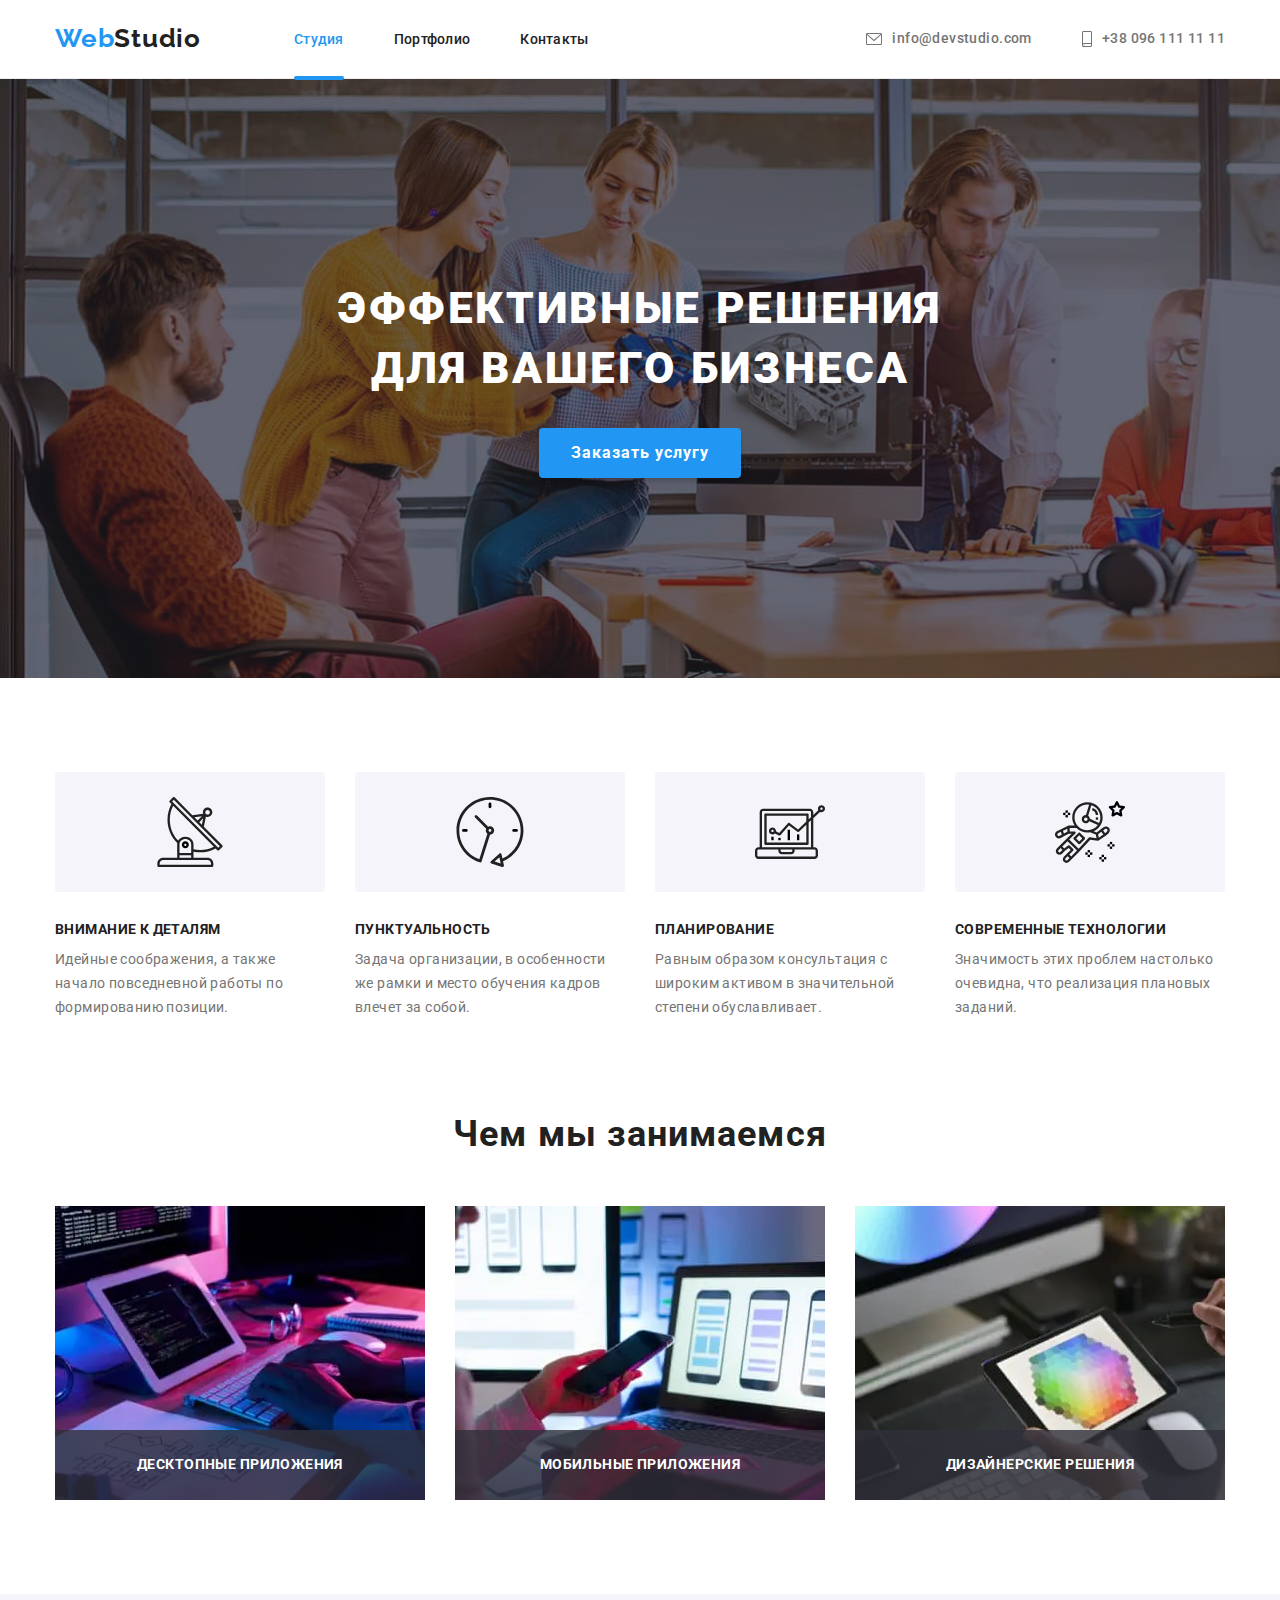
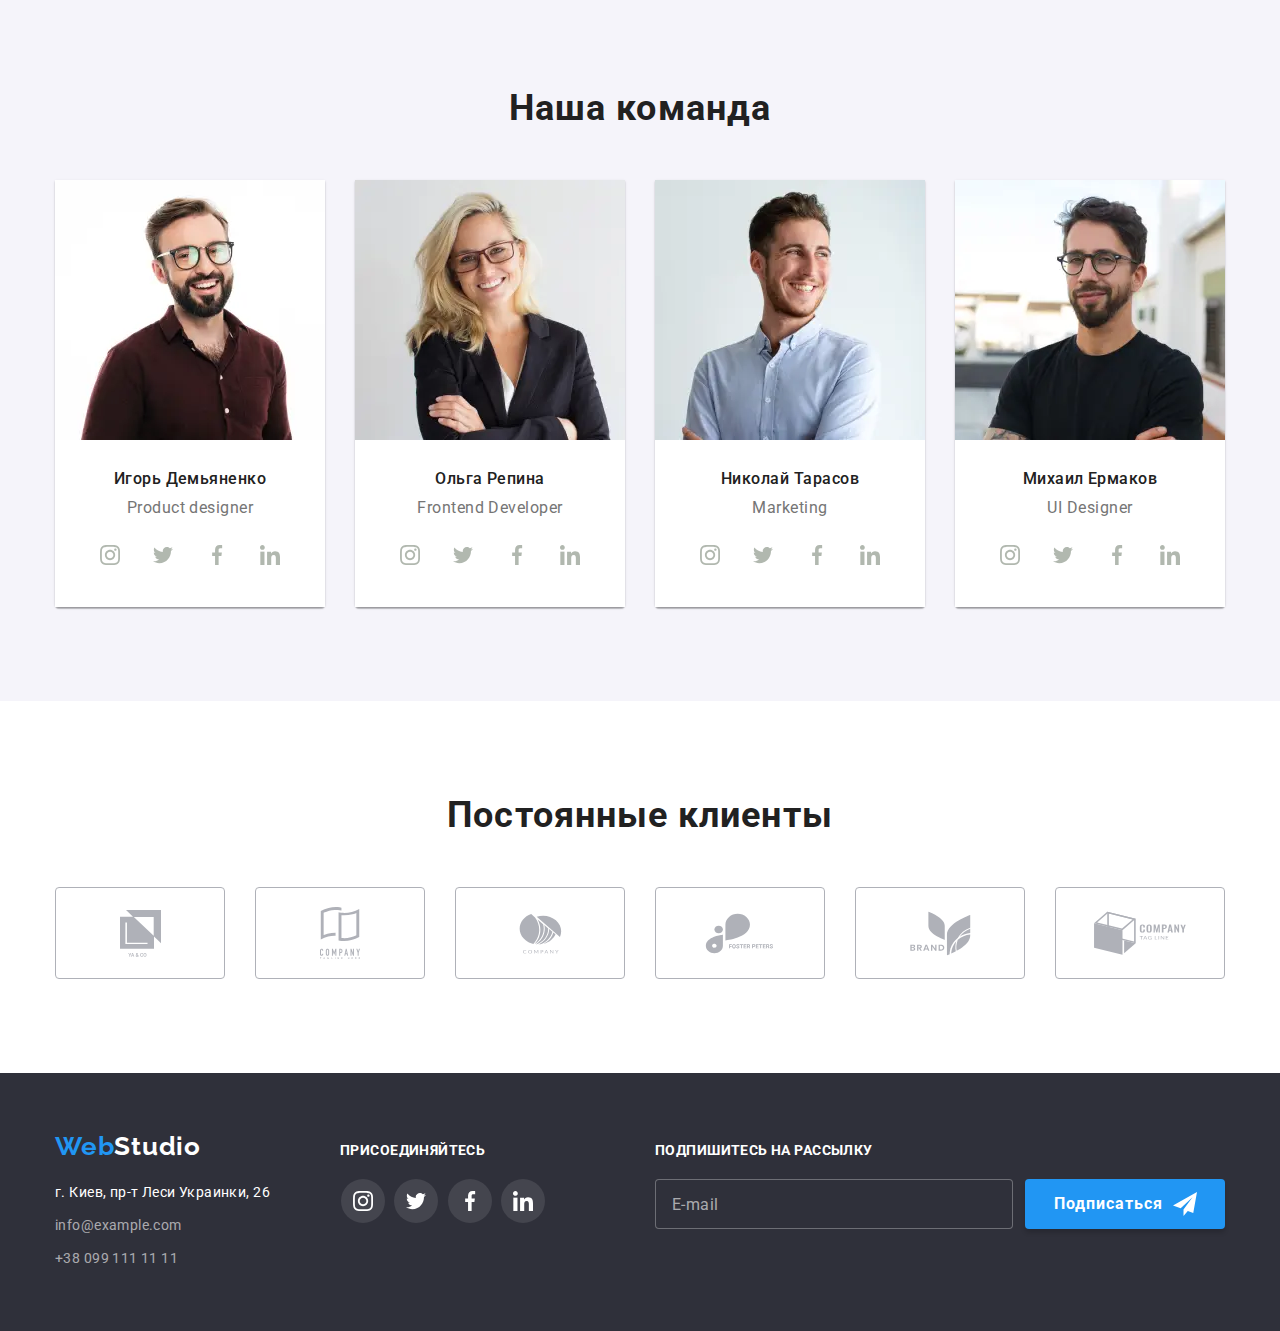
<file: index.html>
<!DOCTYPE html>
<html lang="ru">
  <head>
    <meta charset="UTF-8" />
    <meta http-equiv="X-UA-Compatible" content="IE=edge" />
    <meta name="viewport" content="width=device-width, initial-scale=1.0" />
    <title>Web Studio</title>
    <link rel="preconnect" href="https://fonts.gstatic.com" />
    <link
      href="https://fonts.googleapis.com/css2?family=Raleway:wght@700&family=Roboto:wght@400;500;700;900&display=swap"
      rel="stylesheet"
    />

    <!-- <link rel="stylesheet" href="./css/styles.css" /> -->

    <link rel="stylesheet" href="./css/main.min.css" />
  </head>
  <body>
    <!-- =========== section header ============== -->
    <header class="section-header">
      <div class="conteiner section-header__conteiner">
        <a href="index.html" class="logo"
          ><span class="logo--blue">Web</span>Studio</a
        >
        <!--================ navigation ============== -->
        <nav class="menu">
          <ul class="list menu__list">
            <li class="menu__item">
              <a href="index.html" class="link menu__link menu__link--current"
                >Студия</a
              >
            </li>

            <li class="menu__item">
              <a href="./portfolio.html" class="link menu__link">Портфолио</a>
            </li>

            <li class="menu__item">
              <a href="" class="link menu__link">Контакты</a>
            </li>
          </ul>
        </nav>

        <ul class="list section-header__contacts">
          <li class="section-header__item">
            <a
              href="mailto:info@devstudio.com"
              class="link section-header__link"
            >
              <svg class="section-header__icon" width="16" height="12">
                <use href="./images/icons/sprite.svg#icon-envelope1"></use>
              </svg>
              info@devstudio.com</a
            >
          </li>

          <li class="section-header__item">
            <a href="tel:+380961111111" class="link section-header__link">
              <svg class="section-header__icon" width="10" height="16">
                <use href="./images/icons/sprite.svg#icon-smartphone"></use>
              </svg>
              +38 096 111 11 11</a
            >
          </li>
        </ul>
        <button type="button" class="burger-btn" data-menu-open>
          <svg class="burger-btn__icon">
            <use href="./images/icons/sprite.svg#icon-burger-btn"></use>
          </svg>
        </button>
      </div>

      <div class="mob-menu" data-menu>
        <div class="conteiner mob-menu__conteiner">
          <button class="mob-menu__close-btn" data-menu-close>
            <svg class="mob-menu__close-icon">
              <use href="./images/icons/sprite.svg#icon-close-x"></use>
            </svg>
          </button>

          <ul class="mob-menu__list list">
            <li class="mob-menu__item">
              <a href="./index.html" class="mob-menu__link link">Студия</a>
            </li>
            <li class="mob-menu__item">
              <a href="./portfolio.html" class="mob-menu__link link"
                >Портфолио</a
              >
            </li>
            <li class="mob-menu__item">
              <a href="" class="mob-menu__link link">Контакты</a>
            </li>
          </ul>

          <div class="mob-menu__contacts-wrapper">
            <ul class="mob-contacts list">
              <li class="mob-contacts__item">
                <a class="mob-contacts__link link" href="tel:+380961111111"
                  >+38 096 111 11 11</a
                >
              </li>
              <li class="mob-contacts__item">
                <a
                  class="mob-contacts__link link"
                  href="mailto:info@devstudio.com"
                  >info@devstudio.com</a
                >
              </li>
            </ul>

            <ul class="mob-social list">
              <li class="mob-social__item">
                <a href="" class="mob-social__link link">Instagram</a>
              </li>
              <li class="mob-social__item">
                <a href="" class="mob-social__link link">Twitter</a>
              </li>
              <li class="mob-social__item">
                <a href="" class="mob-social__link link">Facebook</a>
              </li>
              <li class="mob-social__item">
                <a href="" class="mob-social__link link">LinkedIn</a>
              </li>
            </ul>
          </div>
        </div>
      </div>
    </header>
    <!-- =========== end section header ============== -->

    <main>
      <!--=============== section Hero ==============-->
      <section class="section-hero">
        <div class="section-hero__conteiner">
          <h1 class="section-hero__title">
            Эффективные решения для вашего бизнеса
          </h1>
          <button type="button" data-modal-open class="modal-btn">
            Заказать услугу
          </button>
        </div>
      </section>

      <!--============== section features company ===========-->
      <section class="section features">
        <div class="conteiner">
          <h2 class="visually-hidden">Особенности компании</h2>

          <ul class="list features__list">
            <li class="features__item">
              <div class="features__box">
                <svg class="features__icon">
                  <use href="./images/icons/sprite.svg#icon-antenna"></use>
                </svg>
              </div>
              <h3 class="features__title">Внимание к деталям</h3>
              <p class="features__description">
                Идейные соображения, а также начало повседневной работы по
                формированию позиции.
              </p>
            </li>

            <li class="features__item">
              <div class="features__box">
                <svg class="features__icon">
                  <use href="./images/icons/sprite.svg#icon-clock"></use>
                </svg>
              </div>
              <h3 class="features__title">Пунктуальность</h3>
              <p class="features__description">
                Задача организации, в особенности же рамки и место обучения
                кадров влечет за собой.
              </p>
            </li>

            <li class="features__item">
              <div class="features__box">
                <svg class="features__icon">
                  <use href="./images/icons/sprite.svg#icon-diagram"></use>
                </svg>
              </div>
              <h3 class="features__title">Планирование</h3>
              <p class="features__description">
                Равным образом консультация с широким активом в значительной
                степени обуславливает.
              </p>
            </li>

            <li class="features__item">
              <div class="features__box">
                <svg class="features__icon">
                  <use href="./images/icons/sprite.svg#icon-astronaut"></use>
                </svg>
              </div>
              <h3 class="features__title">Современные технологии</h3>
              <p class="features__description">
                Значимость этих проблем настолько очевидна, что реализация
                плановых заданий.
              </p>
            </li>
          </ul>
        </div>
      </section>

      <!--=============== section our doing ===================-->
      <section class="section doing work">
        <div class="conteiner doing__conteiner">
          <h2 class="section__title">Чем мы занимаемся</h2>
          <ul class="list doing__list">
            <li class="doing__item">
              <div class="thumb-card">
                <picture>
                  <source
                    media="(min-width: 1200px)"
                    srcset="./images/note.webp 1x, ./images/box1@2x.webp 2x"
                    type="image/webp"
                  />
                  <source
                    media="(min-width: 1200px)"
                    srcset="./images/note.jpg 1x, ./images/box1@2x.jpg 2x"
                  />

                  <img
                    src="#"
                    alt="человек верстает сайт на компьютере"
                    width="370"
                    height="294"
                  />
                </picture>

                <p class="thumb-card__overlay">Десктопные приложения</p>
              </div>
            </li>
            <li class="doing__item">
              <div class="thumb-card">
                <picture>
                  <source
                    media="(min-width: 1200px)"
                    srcset="./images/box2.webp 1x, ./images/box2@2x.webp 2x"
                    type="image/webp"
                  />
                  <source
                    media="(min-width: 1200px)"
                    srcset="./images/box2.jpg 1x, ./images/box2@2x.jpg 2x"
                  />
                  <img
                    src="#"
                    alt="человек оптимизирует сайт для мобильных устройств"
                    width="370"
                    height="294"
                  />
                </picture>

                <p class="thumb-card__overlay">Мобильные приложения</p>
              </div>
            </li>
            <li class="doing__item">
              <div class="thumb-card">
                <picture>
                  <source
                    media="(min-width: 1200px)"
                    srcset="./images/box3.webp 1x, ./images/box3@2x.webp 2x"
                    type="image/webp"
                  />
                  <source
                    media="(min-width: 1200px)"
                    srcset="./images/box3.jpg 1x, ./images/box3@2x.jpg 2x"
                  />
                  <img
                    src="#"
                    alt="человек выполняет цветокоррекцию на планшете"
                    width="370"
                    height="294"
                  />
                </picture>
                <p class="thumb-card__overlay">Дизайнерские решения</p>
              </div>
            </li>
          </ul>
        </div>
      </section>

      <!--========= section our team ==============-->
      <section class="section team">
        <div class="conteiner">
          <h2 class="section__title">Наша команда</h2>
          <ul class="list team__list">
            <li class="team__item">
              <picture>
                <source
                  media="(min-width: 1200px)"
                  srcset="
                    ./images/deckstope/team1.webp    1x,
                    ./images/deckstope/team1@2x.webp 2x
                  "
                  type="image/webp"
                />
                <source
                  media="(min-width: 1200px)"
                  srcset="
                    ./images/deckstope/team1.jpg    1x,
                    ./images/deckstope/team1@2x.jpg 2x
                  "
                />

                <source
                  media="(min-width: 768px)"
                  srcset="
                    ./images/tablet/team1.webp    1x,
                    ./images/tablet/team1@2x.webp 2x
                  "
                  type="image/webp"
                />
                <source
                  media="(min-width: 768px)"
                  srcset="
                    ./images/tablet/team1.jpg    1x,
                    ./images/tablet/team1@2x.jpg 2x
                  "
                />

                <source
                  media="(min-width: 280px)"
                  srcset="
                    ./images/mobile/team1.webp    1x,
                    ./images/mobile/team1@2x.webp 2x
                  "
                  type="image/webp"
                />
                <source
                  media="(min-width: 280px)"
                  srcset="
                    ./images/mobile/team1.jpg    1x,
                    ./images/mobile/team1@2x.jpg 2x
                  "
                />
                <img src="#" alt="Фото Игоря Демьяненко" />
              </picture>

              <div class="team__box">
                <h3 class="team__members">Игорь Демьяненко</h3>
                <p class="team__description">Product designer</p>
                <ul class="list social-list">
                  <li class="social-list__item">
                    <a href="" class="social-list__link">
                      <svg class="social-list__icon">
                        <use
                          href="./images/icons/sprite.svg#icon-instagram"
                        ></use>
                      </svg>
                    </a>
                  </li>
                  <li class="social-list__item">
                    <a href="" class="social-list__link">
                      <svg class="social-list__icon">
                        <use
                          href="./images/icons/sprite.svg#icon-twitter"
                        ></use>
                      </svg>
                    </a>
                  </li>
                  <li class="social-list__item">
                    <a href="" class="social-list__link">
                      <svg class="social-list__icon">
                        <use
                          href="./images/icons/sprite.svg#icon-facebook"
                        ></use>
                      </svg>
                    </a>
                  </li>
                  <li class="social-list__item">
                    <a href="" class="social-list__link">
                      <svg class="social-list__icon">
                        <use
                          href="./images/icons/sprite.svg#icon-linkedin"
                        ></use>
                      </svg>
                    </a>
                  </li>
                </ul>
              </div>
            </li>
            <li class="team__item">
              <picture>
                <source
                  media="(min-width: 1200px)"
                  srcset="
                    ./images/deckstope/team2.webp    1x,
                    ./images/deckstope/team2@2x.webp 2x
                  "
                  type="image/webp"
                />
                <source
                  media="(min-width: 1200px)"
                  srcset="
                    ./images/deckstope/team2.jpg    1x,
                    ./images/deckstope/team2@2x.jpg 2x
                  "
                />

                <source
                  media="(min-width: 768px)"
                  srcset="
                    ./images/tablet/team2.webp    1x,
                    ./images/tablet/team2@2x.webp 2x
                  "
                  type="image/webp"
                />
                <source
                  media="(min-width: 768px)"
                  srcset="
                    ./images/tablet/team2.jpg    1x,
                    ./images/tablet/team2@2x.jpg 2x
                  "
                />

                <source
                  media="(min-width: 280px)"
                  srcset="
                    ./images/mobile/team2.webp    1x,
                    ./images/mobile/team2@2x.webp 2x
                  "
                  type="image/webp"
                />
                <source
                  media="(min-width: 280px)"
                  srcset="
                    ./images/mobile/team2.jpg    1x,
                    ./images/mobile/team2@2x.jpg 2x
                  "
                />
                <img src="#" alt="Фото Ольги Репиной" />
              </picture>

              <div class="team__box">
                <h3 class="team__members">Ольга Репина</h3>
                <p class="team__description">Frontend Developer</p>
                <ul class="list social-list">
                  <li class="social-list__item">
                    <a href="" class="social-list__link">
                      <svg class="social-list__icon">
                        <use
                          href="./images/icons/sprite.svg#icon-instagram"
                        ></use>
                      </svg>
                    </a>
                  </li>
                  <li class="social-list__item">
                    <a href="" class="social-list__link">
                      <svg class="social-list__icon">
                        <use
                          href="./images/icons/sprite.svg#icon-twitter"
                        ></use>
                      </svg>
                    </a>
                  </li>
                  <li class="social-list__item">
                    <a href="" class="social-list__link">
                      <svg class="social-list__icon">
                        <use
                          href="./images/icons/sprite.svg#icon-facebook"
                        ></use>
                      </svg>
                    </a>
                  </li>
                  <li class="social-list__item">
                    <a href="" class="social-list__link">
                      <svg class="social-list__icon">
                        <use
                          href="./images/icons/sprite.svg#icon-linkedin"
                        ></use>
                      </svg>
                    </a>
                  </li>
                </ul>
              </div>
            </li>
            <li class="team__item">
              <picture>
                <source
                  media="(min-width: 1200px)"
                  srcset="
                    ./images/deckstope/team3.webp    1x,
                    ./images/deckstope/team3@2x.webp 2x
                  "
                  type="image/webp"
                />
                <source
                  media="(min-width: 1200px)"
                  srcset="
                    ./images/deckstope/team3.jpg    1x,
                    ./images/deckstope/team3@2x.jpg 2x
                  "
                />

                <source
                  media="(min-width: 768px)"
                  srcset="
                    ./images/tablet/team3.webp    1x,
                    ./images/tablet/team3@2x.webp 2x
                  "
                  type="image/webp"
                />
                <source
                  media="(min-width: 768px)"
                  srcset="
                    ./images/tablet/team3.jpg    1x,
                    ./images/tablet/team3@2x.jpg 2x
                  "
                />

                <source
                  media="(min-width: 280px)"
                  srcset="
                    ./images/mobile/team3.webp    1x,
                    ./images/mobile/team3@2x.webp 2x
                  "
                  type="image/webp"
                />
                <source
                  media="(min-width: 280px)"
                  srcset="
                    ./images/mobile/team3.jpg    1x,
                    ./images/mobile/team3@2x.jpg 2x
                  "
                />
                <img src="#" alt="Фото Николая Тарасова" />
              </picture>

              <div class="team__box">
                <h3 class="team__members">Николай Тарасов</h3>
                <p class="team__description">Marketing</p>
                <ul class="list social-list">
                  <li class="social-list__item">
                    <a href="" class="social-list__link">
                      <svg class="social-list__icon">
                        <use
                          href="./images/icons/sprite.svg#icon-instagram"
                        ></use>
                      </svg>
                    </a>
                  </li>
                  <li class="social-list__item">
                    <a href="" class="social-list__link">
                      <svg class="social-list__icon">
                        <use
                          href="./images/icons/sprite.svg#icon-twitter"
                        ></use>
                      </svg>
                    </a>
                  </li>
                  <li class="social-list__item">
                    <a href="" class="social-list__link">
                      <svg class="social-list__icon">
                        <use
                          href="./images/icons/sprite.svg#icon-facebook"
                        ></use>
                      </svg>
                    </a>
                  </li>
                  <li class="social-list__item">
                    <a href="" class="social-list__link">
                      <svg class="social-list__icon">
                        <use
                          href="./images/icons/sprite.svg#icon-linkedin"
                        ></use>
                      </svg>
                    </a>
                  </li>
                </ul>
              </div>
            </li>
            <li class="team__item">
              <picture>
                <source
                  media="(min-width: 1200px)"
                  srcset="
                    ./images/deckstope/team4.webp    1x,
                    ./images/deckstope/team4@2x.webp 2x
                  "
                  type="image/webp"
                />
                <source
                  media="(min-width: 1200px)"
                  srcset="
                    ./images/deckstope/team4.jpg    1x,
                    ./images/deckstope/team4@2x.jpg 2x
                  "
                />

                <source
                  media="(min-width: 768px)"
                  srcset="
                    ./images/tablet/team4.webp    1x,
                    ./images/tablet/team4@2x.webp 2x
                  "
                  type="image/webp"
                />
                <source
                  media="(min-width: 768px)"
                  srcset="
                    ./images/tablet/team4.jpg    1x,
                    ./images/tablet/team4@2x.jpg 2x
                  "
                />

                <source
                  media="(min-width: 280px)"
                  srcset="
                    ./images/mobile/team4.webp    1x,
                    ./images/mobile/team4@2x.webp 2x
                  "
                  type="image/webp"
                />
                <source
                  media="(min-width: 280px)"
                  srcset="
                    ./images/mobile/team4.jpg    1x,
                    ./images/mobile/team4@2x.jpg 2x
                  "
                />
                <img src="#" alt="Фото Михаила Ермакова" />
              </picture>

              <div class="team__box">
                <h3 class="team__members">Михаил Ермаков</h3>
                <p class="team__description">UI Designer</p>
                <ul class="list social-list">
                  <li class="social-list__item">
                    <a href="" class="social-list__link">
                      <svg class="social-list__icon">
                        <use
                          href="./images/icons/sprite.svg#icon-instagram"
                        ></use>
                      </svg>
                    </a>
                  </li>
                  <li class="social-list__item">
                    <a href="" class="social-list__link">
                      <svg class="social-list__icon">
                        <use
                          href="./images/icons/sprite.svg#icon-twitter"
                        ></use>
                      </svg>
                    </a>
                  </li>
                  <li class="social-list__item">
                    <a href="" class="social-list__link">
                      <svg class="social-list__icon">
                        <use
                          href="./images/icons/sprite.svg#icon-facebook"
                        ></use>
                      </svg>
                    </a>
                  </li>
                  <li class="social-list__item">
                    <a href="" class="social-list__link">
                      <svg class="social-list__icon">
                        <use
                          href="./images/icons/sprite.svg#icon-linkedin"
                        ></use>
                      </svg>
                    </a>
                  </li>
                </ul>
              </div>
            </li>
          </ul>
        </div>
      </section>

      <!-- ===========Постоянные клиенты========= -->

      <section class="section">
        <div class="conteiner">
          <h2 class="section__title">Постоянные клиенты</h2>

          <ul class="list clients__list">
            <li class="clients__item">
              <a href="" class="clients__link">
                <svg class="clients__icon" width="41" height="47">
                  <use href="./images/icons/sprite.svg#icon-company-11"></use>
                </svg>
              </a>
            </li>

            <li class="clients__item">
              <a href="" class="clients__link">
                <svg class="clients__icon" width="40" height="52">
                  <use href="./images/icons/sprite.svg#icon-company-22"></use>
                </svg>
              </a>
            </li>

            <li class="clients__item">
              <a href="" class="clients__link">
                <svg class="clients__icon" width="43" height="41">
                  <use href="./images/icons/sprite.svg#icon-company-33"></use>
                </svg>
              </a>
            </li>

            <li class="clients__item">
              <a href="" class="clients__link">
                <svg class="clients__icon" width="70" height="41">
                  <use href="./images/icons/sprite.svg#icon-company-44"></use>
                </svg>
              </a>
            </li>

            <li class="clients__item">
              <a href="" class="clients__link">
                <svg class="clients__icon" width="63" height="45">
                  <use href="./images/icons/sprite.svg#icon-company-55"></use>
                </svg>
              </a>
            </li>

            <li class="clients__item">
              <a href="" class="clients__link">
                <svg class="clients__icon" width="94" height="44">
                  <use href="./images/icons/sprite.svg#icon-company-66"></use>
                </svg>
              </a>
            </li>
          </ul>
        </div>
      </section>
    </main>
    <!-- =========== end Постоянные клиенты========= -->

    <!--=============== footer ======================-->

    <footer class="footer">
      <h2 class="visually-hidden">address</h2>
      <div class="conteiner footer__conteiner">
        <div class="footer__box">
          <a href="index.html" class="logo footer__logo"
            ><span class="logo--blue">Web</span
            ><span class="logo--white">Studio</span></a
          >
          <!--============ address ======================= -->
          <address class="address">
            <ul class="list address__list">
              <li class="address__item">
                <a
                  class="link address__link--map"
                  href="https://goo.gl/maps/fbzE28KHbHKd9AAWA"
                  target="_blank"
                  rel="noopener norefferer"
                  >г. Киев, пр-т Леси Украинки, 26</a
                >
              </li>
              <li class="address__item">
                <a href="mailto:info@example.com" class="link address__link"
                  >info@example.com</a
                >
              </li>
              <li>
                <a href="tel:+380991111111" class="link address__link"
                  >+38 099 111 11 11</a
                >
              </li>
            </ul>
          </address>
        </div>

        <div class="social-box">
          <b class="footer__subtitle">присоединяйтесь</b>
          <ul class="list social-list">
            <li class="social-list__item">
              <a href="" class="social-list__link social-list__link--footer">
                <svg class="social-list__icon">
                  <use href="./images/icons/sprite.svg#icon-instagram"></use>
                </svg>
              </a>
            </li>
            <li class="social-list__item">
              <a href="" class="social-list__link social-list__link--footer">
                <svg class="social-list__icon">
                  <use href="./images/icons/sprite.svg#icon-twitter"></use>
                </svg>
              </a>
            </li>
            <li class="social-list__item">
              <a href="" class="social-list__link social-list__link--footer">
                <svg class="social-list__icon">
                  <use href="./images/icons/sprite.svg#icon-facebook"></use>
                </svg>
              </a>
            </li>
            <li class="social-list__item">
              <a href="" class="social-list__link social-list__link--footer">
                <svg class="social-list__icon">
                  <use href="./images/icons/sprite.svg#icon-linkedin"></use>
                </svg>
              </a>
            </li>
          </ul>
        </div>

        <div class="footer__form-box">
          <b class="footer__subtitle">Подпишитесь на рассылку</b>
          <form action="#" class="footer__form">
            <label class="footer__label"
              ><input
                type="email"
                name="mail"
                class="footer__input"
                placeholder="E-mail"
            /></label>

            <button type="submit" class="footer__btn">
              Подписаться
              <svg class="footer__icon">
                <use href="./images/icons/sprite.svg#icon-plane"></use>
              </svg>
            </button>
          </form>
        </div>
      </div>
    </footer>

    <!--  ======== модальное окно ======= -->

    <div class="backdrop is-hidden" data-modal>
      <form class="modal">
        <button type="button" data-modal-close class="close-btn">
          <svg class="close-btn__img" width="18" height="18">
            <use href="./images/icons/sprite.svg#icon-close-x"></use>
          </svg>
        </button>

        <b class="modal__title"> Оставьте свои данные, мы вам перезвоним </b>

        <div class="modal__field">
          <label class="modal__label" for="user-name">Имя</label>
          <div class="modal__icon-box">
            <input
              id="user-name"
              type="text"
              class="modal__input"
              name="name"
              minlength="2"
              placeholder=" "
              required
            />

            <svg class="modal__icon" width="18" height="18">
              <use href="./images/icons/sprite.svg#icon-person"></use>
            </svg>
          </div>
        </div>

        <div class="modal__field">
          <label class="modal__label" for="user-tel">Телефон</label>
          <div class="modal__icon-box">
            <input
              id="user-tel"
              type="tel"
              class="modal__input"
              name="tel"
              required
              pattern="[0-9]{3}-[0-9]{3}-[0-9]{2}-[0-9]{2}"
              title="000-000-00-00"
              placeholder=" "
            />
            <svg class="modal__icon" width="18" height="18">
              <use href="./images/icons/sprite.svg#icon-phone"></use>
            </svg>
          </div>
        </div>

        <div class="modal__field">
          <label class="modal__label" for="user-mail">Почта</label>
          <div class="modal__icon-box">
            <input
              id="user-mail"
              type="email"
              class="modal__input"
              name="mail"
              required
              placeholder=" "
            />
            <svg class="modal__icon" width="18" height="18">
              <use href="./images/icons/sprite.svg#icon-email"></use>
            </svg>
          </div>
        </div>

        <label class="modal__label" for="comment">Комментарий</label>
        <textarea
          placeholder="Введите текст"
          class="modal__comment modal__input"
          name="comment"
          id="comment"
        ></textarea>

        <label class="checkbox">
          <input
            type="checkbox"
            name="checkbox"
            class="checkbox__input"
            required
            value="accept-policy"
          />
          <span class="checkbox__icon"></span>

          Соглашаюсь с рассылкой и принимаю &nbsp;<a
            class="modal__link"
            href=""
          >
            Условия договора</a
          >
        </label>

        <button type="submit" class="modal__btn-submit">Отправить</button>
      </form>
    </div>

    <script src="./js/modal.js"></script>
    <script src="./js/menu.js"></script>
  </body>
</html>
</file>
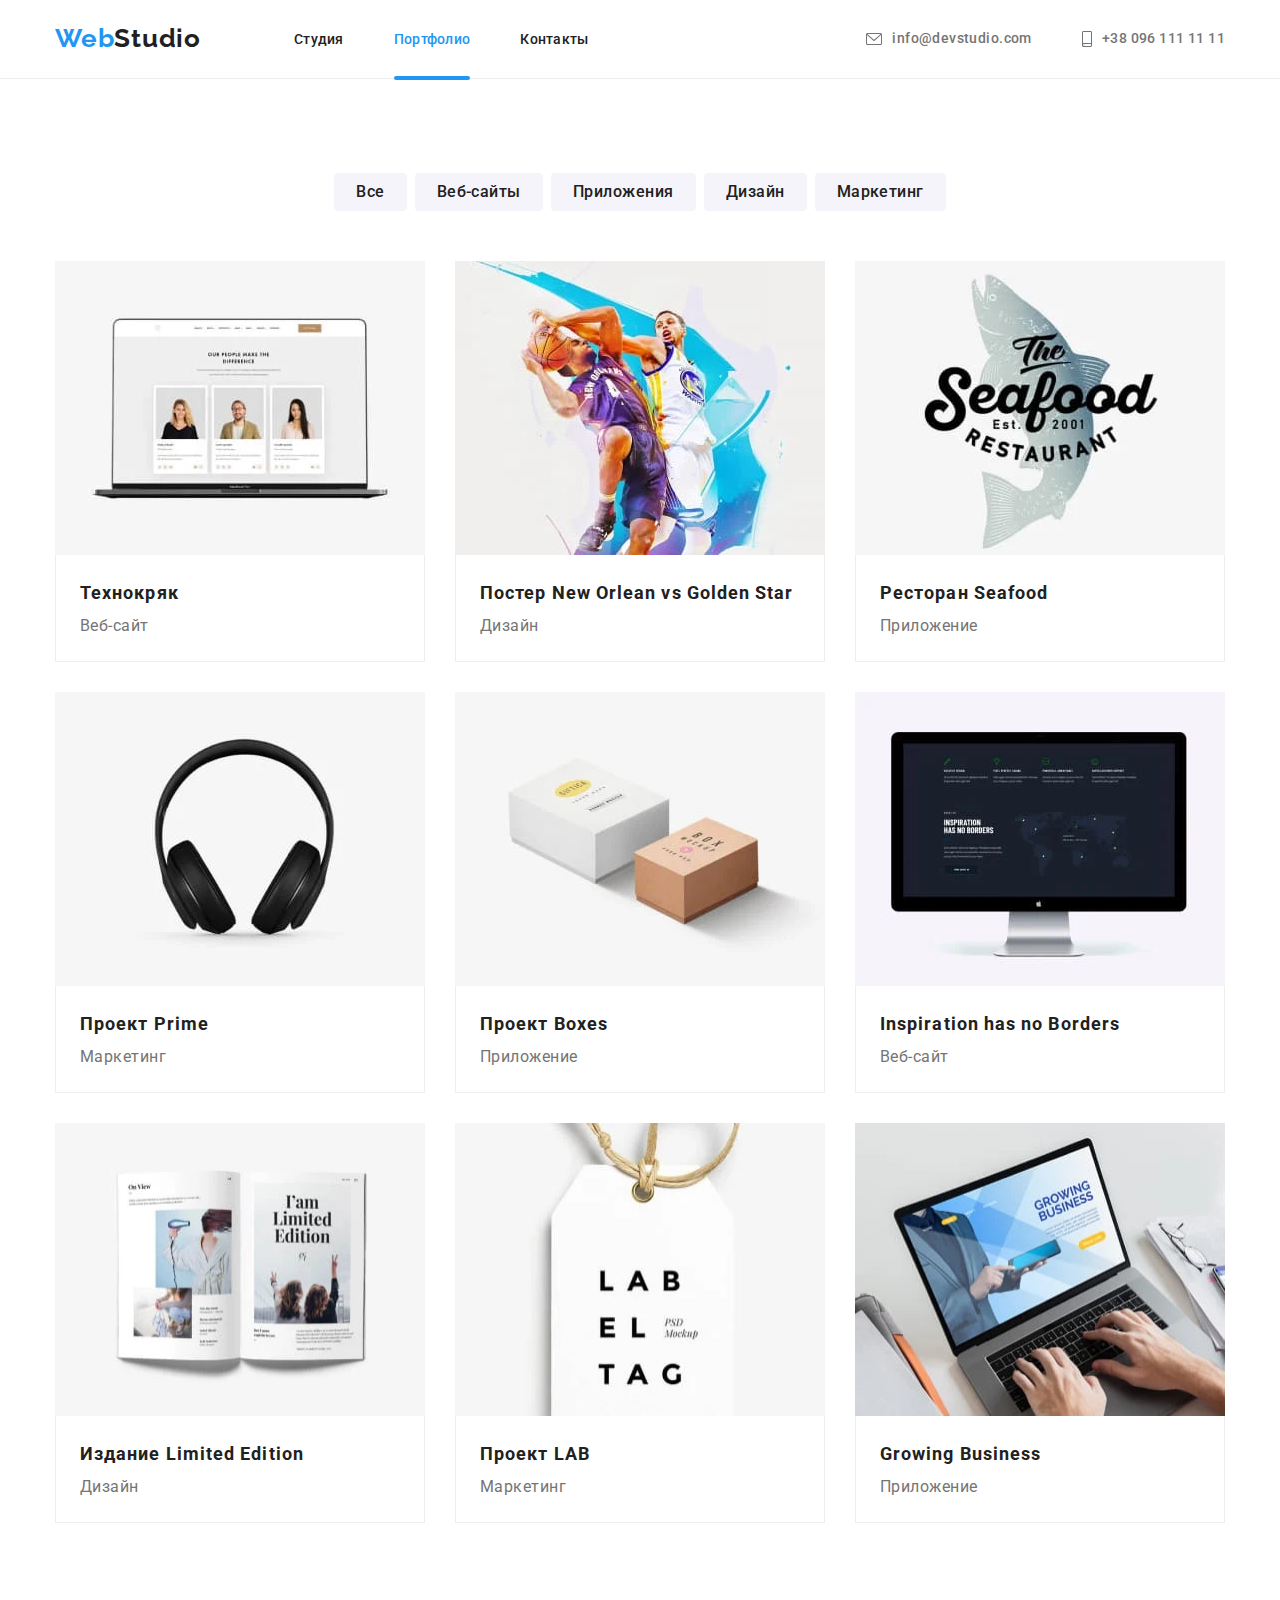
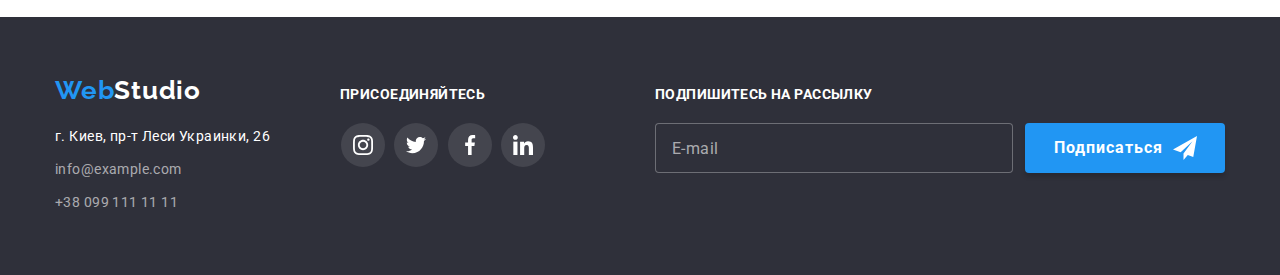
<file: portfolio.html>
<!DOCTYPE html>
<html lang="ru">
  <head>
    <meta charset="UTF-8" />
    <meta http-equiv="X-UA-Compatible" content="IE=edge" />
    <meta name="viewport" content="width=device-width, initial-scale=1.0" />
    <title>Web Studio</title>
    <link rel="preconnect" href="https://fonts.gstatic.com" />
    <link
      href="https://fonts.googleapis.com/css2?family=Raleway:wght@700&family=Roboto:wght@400;500;700;900&display=swap"
      rel="stylesheet"
    />
    <!-- <link
      rel="stylesheet"
      href="https://cdnjs.cloudflare.com/ajax/libs/modern-normalize/1.1.0/modern-normalize.min.css"
    />
    <link rel="stylesheet" href="./css/styles.css" /> -->
    <link rel="stylesheet" href="./css/main.min.css" />
  </head>
  <body>
    <!-- =========== section header ============== -->
    <header class="section-header section-header__mob">
      <div class="conteiner section-header__conteiner">
        <a href="index.html" class="logo"
          ><span class="logo--blue">Web</span>Studio</a
        >
        <!--================ navigation ============== -->

        <nav class="menu">
          <ul class="list menu__list">
            <li class="menu__item">
              <a href="index.html" class="link menu__link">Студия</a>
            </li>

            <li class="menu__item">
              <a
                href="./portfolio.html"
                class="link menu__link menu__link--current"
                >Портфолио</a
              >
            </li>

            <li class="menu__item">
              <a href="" class="link menu__link">Контакты</a>
            </li>
          </ul>
        </nav>

        <ul class="list section-header__contacts">
          <li class="section-header__item">
            <a
              href="mailto:info@devstudio.com"
              class="link section-header__link"
            >
              <svg class="section-header__icon" width="16" height="12">
                <use href="./images/icons/sprite.svg#icon-envelope1"></use>
              </svg>
              info@devstudio.com</a
            >
          </li>

          <li class="header-contcts-item">
            <a href="tel:+380961111111" class="link section-header__link">
              <svg class="section-header__icon" width="10" height="16">
                <use href="./images/icons/sprite.svg#icon-smartphone"></use>
              </svg>
              +38 096 111 11 11</a
            >
          </li>
        </ul>
        <button type="button" class="burger-btn" data-menu-open>
          <svg class="burger-btn__icon">
            <use href="./images/icons/sprite.svg#icon-burger-btn"></use>
          </svg>
        </button>
      </div>

      <div class="mob-menu" data-menu>
        <div class="conteiner mob-menu__conteiner">
          <button class="mob-menu__close-btn" data-menu-close>
            <svg class="mob-menu__close-icon">
              <use href="./images/icons/sprite.svg#icon-close-x"></use>
            </svg>
          </button>

          <ul class="mob-menu__list list">
            <li class="mob-menu__item">
              <a href="./index.html" class="mob-menu__link link">Студия</a>
            </li>
            <li class="mob-menu__item">
              <a href="./portfolio.html" class="mob-menu__link link"
                >Портфолио</a
              >
            </li>
            <li class="mob-menu__item">
              <a href="" class="mob-menu__link link">Контакты</a>
            </li>
          </ul>

          <div class="mob-menu__contacts-wrapper">
            <ul class="mob-contacts list">
              <li class="mob-contacts__item">
                <a class="mob-contacts__link link" href="tel:+380961111111"
                  >+38 096 111 11 11</a
                >
              </li>
              <li class="mob-contacts__item">
                <a
                  class="mob-contacts__link link"
                  href="mailto:info@devstudio.com"
                  >info@devstudio.com</a
                >
              </li>
            </ul>

            <ul class="mob-social list">
              <li class="mob-social__item">
                <a href="" class="mob-social__link link">Instagram</a>
              </li>
              <li class="mob-social__item">
                <a href="" class="mob-social__link link">Twitter</a>
              </li>
              <li class="mob-social__item">
                <a href="" class="mob-social__link link">Facebook</a>
              </li>
              <li class="mob-social__item">
                <a href="" class="mob-social__link link">LinkedIn</a>
              </li>
            </ul>
          </div>
        </div>
      </div>
    </header>
    <!-- =========== end section header ============== -->
    <main>
      <!--=============== section portfolio =================-->
      <section class="section">
        <div class="conteiner">
          <h1 class="visually-hidden">portfolio</h1>
          <ul class="list filter">
            <li class="filter__item">
              <button type="button" class="filter__btn">Все</button>
            </li>
            <li class="filter__item">
              <button type="button" class="filter__btn">Веб-сайты</button>
            </li>
            <li class="filter__item">
              <button type="button" class="filter__btn">Приложения</button>
            </li>
            <li class="filter__item">
              <button type="button" class="filter__btn">Дизайн</button>
            </li>
            <li class="filter__item">
              <button type="button" class="filter__btn">Маркетинг</button>
            </li>
          </ul>

          <ul class="list card__list">
            <li class="card__item">
              <a class="card__link" href=""
                ><div class="card__thumb">
                  <picture>
                    <source
                      media="(min-width: 1200px)"
                      srcset="
                        ./images/deckstope/portfolio/img.webp    1x,
                        ./images/deckstope/portfolio/img@2x.webp 2x
                      "
                      type="image/webp"
                    />
                    <source
                      media="(min-width: 1200px)"
                      srcset="
                        ./images/deckstope/portfolio/img.jpg    1x,
                        ./images/deckstope/portfolio/img@2x.jpg 2x
                      "
                    />

                    <source
                      media="(min-width: 768px)"
                      srcset="
                        ./images/tablet/portfolio/img.webp    1x,
                        ./images/tablet/portfolio/img@2x.webp 2x
                      "
                      type="image/webp"
                    />
                    <source
                      media="(min-width: 768px)"
                      srcset="
                        ./images/tablet/portfolio/img.jpg    1x,
                        ./images/tablet/portfolio/img@2x.jpg 2x
                      "
                    />

                    <source
                      media="(min-width: 280px)"
                      srcset="
                        ./images/mobile/portfolio/img.webp    1x,
                        ./images/mobile/portfolio/img@2x.webp 2x
                      "
                      type="image/webp"
                    />
                    <source
                      media="(min-width: 280px)"
                      srcset="
                        ./images/mobile/portfolio/img.jpg    1x,
                        ./images/mobile/portfolio/img@2x.jpg 2x
                      "
                    />
                    <img src="#" alt="example site layout" />
                  </picture>

                  <p class="card__overlay">
                    Технокряк это современная площадка распространения
                    коронавируса. Компании используют эту платформу для
                    цифрового шпионажа и атак на защищённые сервера конкурентов.
                  </p>
                </div>
              </a>

              <div class="card__box">
                <h2 class="card__title">Технокряк</h2>
                <p class="card__descrip">Веб-сайт</p>
              </div>
            </li>
            <li class="card__item">
              <a class="card__link" href="">
                <div class="card__thumb">
                  <picture>
                    <source
                      media="(min-width: 1200px)"
                      srcset="
                        ./images/deckstope/portfolio/img-1.webp    1x,
                        ./images/deckstope/portfolio/img-1@2x.webp 2x
                      "
                      type="image/webp"
                    />
                    <source
                      media="(min-width: 1200px)"
                      srcset="
                        ./images/deckstope/portfolio/img-1.jpg    1x,
                        ./images/deckstope/portfolio/img-1@2x.jpg 2x
                      "
                    />

                    <source
                      media="(min-width: 768px)"
                      srcset="
                        ./images/tablet/portfolio/img-1.webp    1x,
                        ./images/tablet/portfolio/img-1@2x.webp 2x
                      "
                      type="image/webp"
                    />
                    <source
                      media="(min-width: 768px)"
                      srcset="
                        ./images/tablet/portfolio/img-1.jpg    1x,
                        ./images/tablet/portfolio/img-1@2x.jpg 2x
                      "
                    />

                    <source
                      media="(min-width: 280px)"
                      srcset="
                        ./images/mobile/portfolio/img-1.webp    1x,
                        ./images/mobile/portfolio/img-1@2x.webp 2x
                      "
                      type="image/webp"
                    />
                    <source
                      media="(min-width: 280px)"
                      srcset="
                        ./images/mobile/portfolio/img-1.jpg    1x,
                        ./images/mobile/portfolio/img-1@2x.jpg 2x
                      "
                    />
                    <img src="#" alt="two men playing basketball" />
                  </picture>

                  <p class="card__overlay">
                    Технокряк это современная площадка распространения
                    коронавируса. Компании используют эту платформу для
                    цифрового шпионажа и атак на защищённые сервера конкурентов.
                  </p>
                </div>
              </a>

              <div class="card__box">
                <h2 class="card__title">Постер New Orlean vs Golden Star</h2>
                <p class="card__descrip">Дизайн</p>
              </div>
            </li>
            <li class="card__item">
              <a class="card__link" href=""
                ><div class="card__thumb">
                  <picture>
                    <source
                      media="(min-width: 1200px)"
                      srcset="
                        ./images/deckstope/portfolio/img-2.webp    1x,
                        ./images/deckstope/portfolio/img-2@2x.webp 2x
                      "
                      type="image/webp"
                    />
                    <source
                      media="(min-width: 1200px)"
                      srcset="
                        ./images/deckstope/portfolio/img-2.jpg    1x,
                        ./images/deckstope/portfolio/img-2@2x.jpg 2x
                      "
                    />

                    <source
                      media="(min-width: 768px)"
                      srcset="
                        ./images/tablet/portfolio/img-2.webp    1x,
                        ./images/tablet/portfolio/img-2@2x.webp 2x
                      "
                      type="image/webp"
                    />
                    <source
                      media="(min-width: 768px)"
                      srcset="
                        ./images/tablet/portfolio/img-2.jpg    1x,
                        ./images/tablet/portfolio/img-2@2x.jpg 2x
                      "
                    />

                    <source
                      media="(min-width: 280px)"
                      srcset="
                        ./images/mobile/portfolio/img-2.webp    1x,
                        ./images/mobile/portfolio/img-2@2x.webp 2x
                      "
                      type="image/webp"
                    />
                    <source
                      media="(min-width: 280px)"
                      srcset="
                        ./images/mobile/portfolio/img-2.jpg    1x,
                        ./images/mobile/portfolio/img-2@2x.jpg 2x
                      "
                    />
                    <img src="#" alt="fish on the company logo" />
                  </picture>

                  <p class="card__overlay">
                    Технокряк это современная площадка распространения
                    коронавируса. Компании используют эту платформу для
                    цифрового шпионажа и атак на защищённые сервера конкурентов.
                  </p>
                </div>
              </a>
              <div class="card__box">
                <h2 class="card__title">Ресторан Seafood</h2>
                <p class="card__descrip">Приложение</p>
              </div>
            </li>
            <li class="card__item">
              <a class="card__link" href=""
                ><div class="card__thumb">
                  <picture>
                    <source
                      media="(min-width: 1200px)"
                      srcset="
                        ./images/deckstope/portfolio/img-3.webp    1x,
                        ./images/deckstope/portfolio/img-3@2x.webp 2x
                      "
                      type="image/webp"
                    />
                    <source
                      media="(min-width: 1200px)"
                      srcset="
                        ./images/deckstope/portfolio/img-3.jpg    1x,
                        ./images/deckstope/portfolio/img-3@2x.jpg 2x
                      "
                    />

                    <source
                      media="(min-width: 768px)"
                      srcset="
                        ./images/tablet/portfolio/img-3.webp    1x,
                        ./images/tablet/portfolio/img-3@2x.webp 2x
                      "
                      type="image/webp"
                    />
                    <source
                      media="(min-width: 768px)"
                      srcset="
                        ./images/tablet/portfolio/img-3.jpg    1x,
                        ./images/tablet/portfolio/img-3@2x.jpg 2x
                      "
                    />

                    <source
                      media="(min-width: 280px)"
                      srcset="
                        ./images/mobile/portfolio/img-3.webp    1x,
                        ./images/mobile/portfolio/img-3@2x.webp 2x
                      "
                      type="image/webp"
                    />
                    <source
                      media="(min-width: 280px)"
                      srcset="
                        ./images/mobile/portfolio/img-3.jpg    1x,
                        ./images/mobile/portfolio/img-3@2x.jpg 2x
                      "
                    />
                    <img src="#" alt="black headphones" />
                  </picture>

                  <p class="card__overlay">
                    Технокряк это современная площадка распространения
                    коронавируса. Компании используют эту платформу для
                    цифрового шпионажа и атак на защищённые сервера конкурентов.
                  </p>
                </div>
              </a>
              <div class="card__box">
                <h2 class="card__title">Проект Prime</h2>
                <p class="card__descrip">Маркетинг</p>
              </div>
            </li>
            <li class="card__item">
              <a class="card__link" href=""
                ><div class="card__thumb">
                  <picture>
                    <source
                      media="(min-width: 1200px)"
                      srcset="
                        ./images/deckstope/portfolio/img-4.webp    1x,
                        ./images/deckstope/portfolio/img-4@2x.webp 2x
                      "
                      type="image/webp"
                    />
                    <source
                      media="(min-width: 1200px)"
                      srcset="
                        ./images/deckstope/portfolio/img-4.jpg    1x,
                        ./images/deckstope/portfolio/img-4@2x.jpg 2x
                      "
                    />

                    <source
                      media="(min-width: 768px)"
                      srcset="
                        ./images/tablet/portfolio/img-4.webp    1x,
                        ./images/tablet/portfolio/img-4@2x.webp 2x
                      "
                      type="image/webp"
                    />
                    <source
                      media="(min-width: 768px)"
                      srcset="
                        ./images/tablet/portfolio/img-4.jpg    1x,
                        ./images/tablet/portfolio/img-4@2x.jpg 2x
                      "
                    />

                    <source
                      media="(min-width: 280px)"
                      srcset="
                        ./images/mobile/portfolio/img-4.webp    1x,
                        ./images/mobile/portfolio/img-4@2x.webp 2x
                      "
                      type="image/webp"
                    />
                    <source
                      media="(min-width: 280px)"
                      srcset="
                        ./images/mobile/portfolio/img-4.jpg    1x,
                        ./images/mobile/portfolio/img-4@2x.jpg 2x
                      "
                    />
                    <img src="#" alt="two boxes, white and pink" />
                  </picture>

                  <p class="card__overlay">
                    Технокряк это современная площадка распространения
                    коронавируса. Компании используют эту платформу для
                    цифрового шпионажа и атак на защищённые сервера конкурентов.
                  </p>
                </div>
              </a>

              <div class="card__box">
                <h2 class="card__title">Проект Boxes</h2>
                <p class="card__descrip">Приложение</p>
              </div>
            </li>
            <li class="card__item">
              <a class="card__link" href=""
                ><div class="card__thumb">
                  <picture>
                    <source
                      media="(min-width: 1200px)"
                      srcset="
                        ./images/deckstope/portfolio/img-5.webp    1x,
                        ./images/deckstope/portfolio/img-5@2x.webp 2x
                      "
                      type="image/webp"
                    />
                    <source
                      media="(min-width: 1200px)"
                      srcset="
                        ./images/deckstope/portfolio/img-5.jpg    1x,
                        ./images/deckstope/portfolio/img-5@2x.jpg 2x
                      "
                    />

                    <source
                      media="(min-width: 768px)"
                      srcset="
                        ./images/tablet/portfolio/img-5.webp    1x,
                        ./images/tablet/portfolio/img-5@2x.webp 2x
                      "
                      type="image/webp"
                    />
                    <source
                      media="(min-width: 768px)"
                      srcset="
                        ./images/tablet/portfolio/img-5.jpg    1x,
                        ./images/tablet/portfolio/img-5@2x.jpg 2x
                      "
                    />

                    <source
                      media="(min-width: 280px)"
                      srcset="
                        ./images/mobile/portfolio/img-5.webp    1x,
                        ./images/mobile/portfolio/img-5@2x.webp 2x
                      "
                      type="image/webp"
                    />
                    <source
                      media="(min-width: 280px)"
                      srcset="
                        ./images/mobile/portfolio/img-5.jpg    1x,
                        ./images/mobile/portfolio/img-5@2x.jpg 2x
                      "
                    />
                    <img src="#" alt="site page on the monitor" />
                  </picture>

                  <p class="card__overlay">
                    Технокряк это современная площадка распространения
                    коронавируса. Компании используют эту платформу для
                    цифрового шпионажа и атак на защищённые сервера конкурентов.
                  </p>
                </div>
              </a>

              <div class="card__box">
                <h2 class="card__title">Inspiration has no Borders</h2>
                <p class="card__descrip">Веб-сайт</p>
              </div>
            </li>
            <li class="card__item">
              <a class="card__link" href=""
                ><div class="card__thumb">
                  <picture>
                    <source
                      media="(min-width: 1200px)"
                      srcset="
                        ./images/deckstope/portfolio/img-6.webp    1x,
                        ./images/deckstope/portfolio/img-6@2x.webp 2x
                      "
                      type="image/webp"
                    />
                    <source
                      media="(min-width: 1200px)"
                      srcset="
                        ./images/deckstope/portfolio/img-6.jpg    1x,
                        ./images/deckstope/portfolio/img-6@2x.jpg 2x
                      "
                    />

                    <source
                      media="(min-width: 768px)"
                      srcset="
                        ./images/tablet/portfolio/img-6.webp    1x,
                        ./images/tablet/portfolio/img-6@2x.webp 2x
                      "
                      type="image/webp"
                    />
                    <source
                      media="(min-width: 768px)"
                      srcset="
                        ./images/tablet/portfolio/img-6.jpg    1x,
                        ./images/tablet/portfolio/img-6@2x.jpg 2x
                      "
                    />

                    <source
                      media="(min-width: 280px)"
                      srcset="
                        ./images/mobile/portfolio/img-6.webp    1x,
                        ./images/mobile/portfolio/img-6@2x.webp 2x
                      "
                      type="image/webp"
                    />
                    <source
                      media="(min-width: 280px)"
                      srcset="
                        ./images/mobile/portfolio/img-6.jpg    1x,
                        ./images/mobile/portfolio/img-6@2x.jpg 2x
                      "
                    />
                    <img src="#" alt="book with title I am a limited edition" />
                  </picture>

                  <p class="card__overlay">
                    Технокряк это современная площадка распространения
                    коронавируса. Компании используют эту платформу для
                    цифрового шпионажа и атак на защищённые сервера конкурентов.
                  </p>
                </div>
              </a>

              <div class="card__box">
                <h2 class="card__title">Издание Limited Edition</h2>
                <p class="card__descrip">Дизайн</p>
              </div>
            </li>
            <li class="card__item">
              <a class="card__link" href=""
                ><div class="card__thumb">
                  <picture>
                    <source
                      media="(min-width: 1200px)"
                      srcset="
                        ./images/deckstope/portfolio/img-7.webp    1x,
                        ./images/deckstope/portfolio/img-7@2x.webp 2x
                      "
                      type="image/webp"
                    />
                    <source
                      media="(min-width: 1200px)"
                      srcset="
                        ./images/deckstope/portfolio/img-7.jpg    1x,
                        ./images/deckstope/portfolio/img-7@2x.jpg 2x
                      "
                    />

                    <source
                      media="(min-width: 768px)"
                      srcset="
                        ./images/tablet/portfolio/img-7.webp    1x,
                        ./images/tablet/portfolio/img-7@2x.webp 2x
                      "
                      type="image/webp"
                    />
                    <source
                      media="(min-width: 768px)"
                      srcset="
                        ./images/tablet/portfolio/img-7.jpg    1x,
                        ./images/tablet/portfolio/img-7@2x.jpg 2x
                      "
                    />

                    <source
                      media="(min-width: 280px)"
                      srcset="
                        ./images/mobile/portfolio/img-7.webp    1x,
                        ./images/mobile/portfolio/img-7@2x.webp 2x
                      "
                      type="image/webp"
                    />
                    <source
                      media="(min-width: 280px)"
                      srcset="
                        ./images/mobile/portfolio/img-7.jpg    1x,
                        ./images/mobile/portfolio/img-7@2x.jpg 2x
                      "
                    />
                    <img src="#" alt="label with the name label tag" />
                  </picture>

                  <p class="card__overlay">
                    Технокряк это современная площадка распространения
                    коронавируса. Компании используют эту платформу для
                    цифрового шпионажа и атак на защищённые сервера конкурентов.
                  </p>
                </div>
              </a>

              <div class="card__box">
                <h2 class="card__title">Проект LAB</h2>
                <p class="card__descrip">Маркетинг</p>
              </div>
            </li>
            <li class="card__item">
              <a class="card__link" href=""
                ><div class="card__thumb">
                  <picture>
                    <source
                      media="(min-width: 1200px)"
                      srcset="
                        ./images/deckstope/portfolio/img-8.webp    1x,
                        ./images/deckstope/portfolio/img-8@2x.webp 2x
                      "
                      type="image/webp"
                    />
                    <source
                      media="(min-width: 1200px)"
                      srcset="
                        ./images/deckstope/portfolio/img-8.jpg    1x,
                        ./images/deckstope/portfolio/img-8@2x.jpg 2x
                      "
                    />

                    <source
                      media="(min-width: 768px)"
                      srcset="
                        ./images/tablet/portfolio/img-8.webp    1x,
                        ./images/tablet/portfolio/img-8@2x.webp 2x
                      "
                      type="image/webp"
                    />
                    <source
                      media="(min-width: 768px)"
                      srcset="
                        ./images/tablet/portfolio/img-8.jpg    1x,
                        ./images/tablet/portfolio/img-8@2x.jpg 2x
                      "
                    />

                    <source
                      media="(min-width: 280px)"
                      srcset="
                        ./images/mobile/portfolio/img-8.webp    1x,
                        ./images/mobile/portfolio/img-8@2x.webp 2x
                      "
                      type="image/webp"
                    />
                    <source
                      media="(min-width: 280px)"
                      srcset="
                        ./images/mobile/portfolio/img-8.jpg    1x,
                        ./images/mobile/portfolio/img-8@2x.jpg 2x
                      "
                    />
                    <img src="#" alt="man typing on laptop" />
                  </picture>

                  <p class="card__overlay">
                    Технокряк это современная площадка распространения
                    коронавируса. Компании используют эту платформу для
                    цифрового шпионажа и атак на защищённые сервера конкурентов.
                  </p>
                </div>
              </a>
              <div class="card__box">
                <h2 class="card__title">Growing Business</h2>
                <p class="card__descrip">Приложение</p>
              </div>
            </li>
          </ul>
        </div>
      </section>
    </main>

    <!--=============== footer ======================-->

    <footer class="footer">
      <h2 class="visually-hidden">address</h2>
      <div class="conteiner footer__conteiner">
        <div class="footer__box">
          <a href="index.html" class="logo footer__logo"
            ><span class="logo--blue">Web</span
            ><span class="logo--white">Studio</span></a
          >
          <!--============ address ======================= -->
          <address class="address">
            <ul class="list">
              <li class="address__item">
                <a
                  class="link address__link--map"
                  href="https://goo.gl/maps/fbzE28KHbHKd9AAWA"
                  target="_blank"
                  rel="noopener norefferer"
                  >г. Киев, пр-т Леси Украинки, 26</a
                >
              </li>
              <li class="address__item">
                <a href="mailto:info@example.com" class="link address__link"
                  >info@example.com</a
                >
              </li>
              <li>
                <a href="tel:+380991111111" class="link address__link"
                  >+38 099 111 11 11</a
                >
              </li>
            </ul>
          </address>
        </div>

        <div class="social-box">
          <b class="footer__subtitle">присоединяйтесь</b>
          <ul class="list social-list">
            <li class="social-list__item">
              <a href="" class="social-list__link social-list__link--footer">
                <svg class="social-list__icon">
                  <use href="./images/icons/sprite.svg#icon-instagram"></use>
                </svg>
              </a>
            </li>
            <li class="social-list__item">
              <a href="" class="social-list__link social-list__link--footer">
                <svg class="social-list__icon">
                  <use href="./images/icons/sprite.svg#icon-twitter"></use>
                </svg>
              </a>
            </li>
            <li class="social-list__item">
              <a href="" class="social-list__link social-list__link--footer">
                <svg class="social-list__icon">
                  <use href="./images/icons/sprite.svg#icon-facebook"></use>
                </svg>
              </a>
            </li>
            <li class="social-list__item">
              <a href="" class="social-list__link social-list__link--footer">
                <svg class="social-list__icon">
                  <use href="./images/icons/sprite.svg#icon-linkedin"></use>
                </svg>
              </a>
            </li>
          </ul>
        </div>

        <div class="footer__form-box">
          <b class="footer__subtitle">Подпишитесь на рассылку</b>
          <form action="#" class="footer__form">
            <label class="footer__label"
              ><input
                type="email"
                name="mail"
                class="footer__input"
                placeholder="E-mail"
            /></label>

            <button type="submit" class="footer__btn">
              Подписаться
              <svg class="footer__icon">
                <use href="./images/icons/sprite.svg#icon-plane"></use>
              </svg>
            </button>
          </form>
        </div>
      </div>
    </footer>

    <script src="./js/menu.js"></script>
  </body>
</html>
</file>
<file: css/main.min.css>
:root{--brand-color: #2196f3;--hover-bnt: #188ce8;--color-main: #212121;--color-grey: #757575;--color-wight: #ffffff;--font-main: "roboto";--font-logo: "raleway";--bgc: #2f303a;--bgc-lighter: #f5f4fa;--link-address: rgba(255, 255, 255, 0.6)}.visually-hidden{position:absolute;width:1px;height:1px;margin:-1px;border:0;padding:0;clip:rect(0 0 0 0);overflow:hidden}*,::after,::before{box-sizing:border-box}:root{-moz-tab-size:4;tab-size:4}html{line-height:1.15;-webkit-text-size-adjust:100%}body{margin:0}body{font-family:system-ui, -apple-system, "Segoe UI", Roboto, Helvetica, Arial, sans-serif, "Apple Color Emoji", "Segoe UI Emoji"}hr{height:0;color:inherit}abbr[title]{text-decoration:underline dotted}b,strong{font-weight:bolder}code,kbd,pre,samp{font-family:ui-monospace, SFMono-Regular, Consolas, "Liberation Mono", Menlo, monospace;font-size:1em}small{font-size:80%}sub,sup{font-size:75%;line-height:0;position:relative;vertical-align:baseline}sub{bottom:-0.25em}sup{top:-0.5em}table{text-indent:0;border-color:inherit}button,input,optgroup,select,textarea{font-family:inherit;font-size:100%;line-height:1.15;margin:0}button,select{text-transform:none}[type="button"],[type="reset"],[type="submit"],button{-webkit-appearance:button}::-moz-focus-inner{border-style:none;padding:0}:-moz-focusring{outline:1px dotted ButtonText}:-moz-ui-invalid{box-shadow:none}legend{padding:0}progress{vertical-align:baseline}::-webkit-inner-spin-button,::-webkit-outer-spin-button{height:auto}[type="search"]{-webkit-appearance:textfield;outline-offset:-2px}::-webkit-search-decoration{-webkit-appearance:none}::-webkit-file-upload-button{-webkit-appearance:button;font:inherit}summary{display:list-item}h1,h2,h3,h4,h5,h6,p{margin-top:0;margin-bottom:0}ul,ol{margin-top:0;margin-bottom:0;padding-left:0}img{display:block;width:100%;height:auto}.list{list-style:none}.link{text-decoration:none}body{font-family:var(--font-main),sans-serif;color:var(--color-main);background-color:var(--color-wight)}.section{padding-top:60px;padding-bottom:60px}@media screen and (min-width: 1200px){.section{padding-top:94px;padding-bottom:94px}}.conteiner{width:100%;padding-left:15px;padding-right:15px}@media screen and (min-width: 480px){.conteiner{margin-left:auto;margin-right:auto;max-width:480px}}@media screen and (min-width: 768px){.conteiner{max-width:768px}}@media screen and (min-width: 1200px){.conteiner{max-width:1200px}}.section__title{text-align:center;font-size:28px;line-height:1.17;letter-spacing:0.03em;color:var(--color-main);margin-bottom:30px}@media screen and (min-width: 1200px){.section__title{font-size:36px;line-height:1.16;margin-bottom:50px}}.logo{font-family:var(--font-logo),sans-serif;font-weight:700;color:var(--color-main);text-decoration:none;font-size:24px;line-height:1.16;letter-spacing:0.03em}@media screen and (min-width: 1200px){.logo{font-size:26px;line-height:1.07;margin-right:93px}}.logo--blue{color:var(--brand-color)}.logo--white{color:var(--color-wight)}.modal-btn{background:#188ce8;box-shadow:0px 4px 4px rgba(0,0,0,0.15);border-radius:4px;padding:10px 32px;border:none;font-weight:bold;font-size:16px;line-height:1.87;cursor:pointer;letter-spacing:0.06em;color:var(--color-wight);background-color:var(--brand-color);transition-property:background-color;transition-duration:250ms;transition-timing-function:cubic-bezier(0.4, 0, 0.2, 1)}.modal-btn:focus,.modal-btn:hover{background-color:var(--hover-bnt)}.social-list{display:flex;justify-content:space-between;margin-top:16px;max-width:204px;margin-left:auto;margin-right:auto}.social-list__item{width:44px;height:44px}.social-list__link{display:flex;justify-content:center;align-items:center;border-radius:50%;width:100%;height:100%;color:#b1b8af;transition:background-color 250ms cubic-bezier(0.4, 0, 0.2, 1),color 250ms cubic-bezier(0.4, 0, 0.2, 1)}.social-list__link:hover,.social-list__link:focus{color:var(--color-wight);background-color:var(--brand-color)}.social-list__icon{width:20px;height:20px;fill:currentColor}.backdrop{position:fixed;top:0;left:0;width:100vw;height:100vh;background-color:rgba(0,0,0,0.2);opacity:1;visibility:visible;pointer-events:auto;transition:opacity 250ms cubic-bezier(0.4, 0, 0.2, 1),visibility 250ms cubic-bezier(0.4, 0, 0.2, 1)}.backdrop.is-hidden{opacity:0;pointer-events:none;visibility:hidden}.backdrop.is-hidden .modal{transform:translate(-50%, -50%) scale(1.1)}.modal{position:absolute;top:50%;left:50%;width:100%;max-height:100%;padding:40px 39px 40px 41px;background:var(--color-wight);box-shadow:0px 1px 3px rgba(0,0,0,0.12),0px 1px 1px rgba(0,0,0,0.14),0px 2px 1px rgba(0,0,0,0.2);border-radius:4px;transform:translate(-50%, -50%) scale(1);transition:transform 250ms cubic-bezier(0.4, 0, 0.2, 1)}@media screen and (orientation: landscape) and (max-width: 800px){.modal{overflow:auto}}@media screen and (min-width: 480px){.modal{width:450px;height:609px}}@media screen and (min-width: 1200px){.modal{width:528px;height:581px}}.close-btn{position:absolute;top:8px;right:8px;width:30px;height:30px;display:flex;align-items:center;justify-content:center;padding:0px;cursor:pointer;background:var(--color-wight);border-radius:50%;border:1px solid rgba(0,0,0,0.1)}.close-btn:hover .close-btn__img,.close-btn:focus .close-btn__img{fill:var(--brand-color);transition:fill 250ms cubic-bezier(0.4, 0, 0.2, 1)}.modal__title{display:block;font-size:20px;line-height:1.5;text-align:center;letter-spacing:0.03em;color:var(--color-main);margin-bottom:12px}@media screen and (min-width: 1200px){.modal__title{font-size:20px;line-height:1.15}}.modal__input{width:100%;height:40px;margin:0;margin-bottom:10px;padding-left:42px;display:block;border:1px solid rgba(33,33,33,0.2);border-radius:4px;transition:border-color 250ms cubic-bezier(0.4, 0, 0.2, 1)}.modal__input:focus{outline:none;border-color:var(--brand-color)}.modal__label{display:block;margin-bottom:4px;font-weight:normal;font-size:12px;line-height:1.16;letter-spacing:0.01em;color:var(--color-grey)}.modal__icon-box{position:relative}.modal__icon{display:inline-block;position:absolute;top:50%;left:15px;transform:translateY(-50%);transition:fill 250ms cubic-bezier(0.4, 0, 0.2, 1)}.modal__input:focus+.modal__icon{fill:var(--brand-color)}.modal__comment{width:100%;height:120px;padding:12px 16px;margin-bottom:20px;border:1px solid rgba(33,33,33,0.2);border-radius:4px;resize:none;font-size:12px;line-height:1.16;letter-spacing:0.01em}.modal__comment::placeholder{color:rgba(117,117,117,0.5)}.checkbox{display:flex;align-items:center;font-weight:normal;font-size:10px;line-height:1.16;letter-spacing:0.03em;color:var(--color-grey)}@media screen and (min-width: 480px){.checkbox{font-size:12px;line-height:1.16}}@media screen and (min-width: 1200px){.checkbox{font-size:14px;line-height:1.71}}.checkbox__input{position:absolute;width:1px;height:1px;margin:-1px;border:0;padding:0;clip:rect(0 0 0 0);overflow:hidden}.modal__link{color:var(--brand-color)}.checkbox__icon{display:inline-block;width:16px;height:15px;border:2px solid var(--color-main);border-radius:2px;margin-right:7px;cursor:pointer;transition:border 250ms cubic-bezier(0.4, 0, 0.2, 1)}@media screen and (min-width: 1200px){.checkbox__icon{margin-left:13px}}.checkbox__input:checked+.checkbox__icon{background-color:var(--brand-color);border-color:var(--brand-color);background-image:url(../images/icons/check.svg);background-size:contain;background-origin:border-box;transition:background-color 250ms cubic-bezier(0.4, 0, 0.2, 1)}.checkbox__input:focus+.checkbox__icon{border:2px solid var(--brand-color)}.modal__btn-submit{display:block;padding-top:10px;padding-bottom:10px;width:200px;margin:0 auto;cursor:pointer;margin-top:30px;background-color:var(--brand-color);box-shadow:0px 4px 4px rgba(0,0,0,0.15);border-radius:4px;border-color:transparent;letter-spacing:0.06em;font-weight:bold;font-size:16px;line-height:1.87;color:var(--color-wight);transition:background-color 250ms cubic-bezier(0.4, 0, 0.2, 1)}.modal__btn-submit:hover,.modal__btn-submit:focus{background-color:var(--hover-bnt)}.section-header{border-bottom:1px solid #ececec}.section-header__conteiner{display:flex;align-items:center}@media screen and (max-width: 767px){.section-header__conteiner{justify-content:space-between}}@media screen and (min-width: 768px) and (max-width: 1199px){.section-header__conteiner{justify-content:space-between}}@media screen and (max-width: 767px){.section-header{padding-top:10px;padding-bottom:10px}}@media screen and (min-width: 768px){.section-header{padding-top:21px;padding-bottom:21px}}@media screen and (min-width: 1200px){.section-header{padding-top:25px;padding-bottom:25px}}@media screen and (max-width: 767px){.mob-menu__conteiner{height:100vh;display:flex;flex-direction:column;justify-content:space-between}}@media screen and (min-width: 768px){.mob-menu{display:none}}@media screen and (max-width: 767px){.mob-menu{transition:opacity 500ms linear;transform:translate(-140%);pointer-events:none;transition:transform 250ms linear;position:fixed;top:0;left:0;z-index:100;width:100vw;height:100vh;background-color:var(--color-wight);box-shadow:0px 4px 8px rgba(0,0,0,0.04),0px 2px 4px rgba(0,0,0,0.08),0px 1px 3px rgba(0,0,0,0.16)}.mob-menu.is-open{pointer-events:auto;transform:translate(0)}.mob-menu__conteiner{position:relative;padding:48px 25px}.mob-menu__close-btn{position:absolute;top:10px;right:15px;background-color:transparent;border:none;padding:0;line-height:0;cursor:pointer}.mob-menu__close-btn:hover .mob-menu__close-icon,.mob-menu__close-btn:focus .mob-menu__close-icon{fill:var(--brand-color)}.mob-menu__close-icon{width:40px;height:40px;fill:var(--color-main);transition:fill 250ms cubic-bezier(0.4, 0, 0.2, 1)}.mob-menu__item:not(:last-child){margin-bottom:32px}.mob-menu__link{font-weight:500;font-size:40px;line-height:1.17;letter-spacing:0.02em;color:var(--color-main);transition:color 250ms cubic-bezier(0.4, 0, 0.2, 1)}.mob-menu__link:hover,.mob-menu__link:focus{color:var(--brand-color)}}.mob-menu .mob-contacts{margin-bottom:64px}.mob-menu .mob-contacts__item:not(:last-child){margin-bottom:32px}.mob-menu .mob-contacts__link{font-weight:500;font-size:24px;line-height:1.16;letter-spacing:0.02em;color:var(--color-grey);transition:color 250ms cubic-bezier(0.4, 0, 0.2, 1),font-size 250ms cubic-bezier(0.4, 0, 0.2, 1)}.mob-menu .mob-contacts__link:hover,.mob-menu .mob-contacts__link:focus{color:var(--brand-color);font-size:34px;line-height:1.17;letter-spacing:0.02em}.mob-menu .mob-social{display:flex}@media screen and (max-width: 400px){.mob-menu .mob-social{flex-wrap:wrap}.mob-menu .mob-social__item:nth-child(-n+2){margin-bottom:10px}}.mob-menu .mob-social__item:not(:last-child)::after{content:"";width:0px;height:22px;border:1px solid rgba(33,33,33,0.2);transform:rotate(90deg);margin-right:10px;margin-left:10px}.mob-menu .mob-social__link{font-style:normal;font-weight:500;font-size:18px;line-height:1.22;color:var(--brand-color);transition:color 250ms cubic-bezier(0.4, 0, 0.2, 1)}@media screen and (max-width: 767px){.burger-btn{background-color:transparent;border:none;padding:0;line-height:0;cursor:pointer}.burger-btn__icon{width:40px;height:40px;fill:var(--color-main);transition:fill 250ms cubic-bezier(0.4, 0, 0.2, 1)}}.burger-btn:hover .burger-btn__icon,.burger-btn:focus .burger-btn__icon{fill:var(--brand-color)}@media screen and (min-width: 768px){.burger-btn{display:none}}.burger-btn:hover .burger-btn__icon,.burger-btn:focus .burger-btn__icon{fill:var(--brand-color)}@media screen and (max-width: 767px){.menu{display:none}}.menu__list{display:flex;align-items:center}.menu__item{position:relative}.menu__item:not(:last-child){margin-right:50px}.menu__link{color:var(--color-main);font-size:14px;font-weight:500;line-height:1.14;letter-spacing:0.02em;transition:color 250ms cubic-bezier(0.4, 0, 0.2, 1)}.menu__link:hover,.menu__link:focus{color:var(--brand-color)}.menu__link--current{color:var(--brand-color)}.menu__link--current::after{content:"";display:block;position:absolute;width:100%;height:4px;background-color:var(--brand-color);left:0;top:46px;border-radius:2px}@media screen and (max-width: 1199px){.menu__link--current::after{top:50px}}@media screen and (max-width: 767px){.section-header__contacts{display:none}}@media screen and (min-width: 1200px){.section-header__contacts{display:flex;margin-left:auto}}@media screen and (min-width: 768px) and (max-width: 1199px){.section-header__item:not(:last-child){margin-bottom:10px}}@media screen and (min-width: 1200px){.section-header__item:not(:last-child){margin-right:50px}}.section-header__link{font-size:12px;font-weight:500;line-height:1.16;letter-spacing:0.03em;color:var(--color-grey);display:inline-flex;align-items:center;transition-property:color;transition-duration:250ms;transition-timing-function:cubic-bezier(0.4, 0, 0.2, 1)}.section-header__link:hover,.section-header__link:focus{color:var(--brand-color)}@media screen and (min-width: 1200px){.section-header__link{font-size:14px;line-height:1.71}}.section-header__icon{margin-right:10px;fill:currentColor}.section-hero{text-align:center;padding-top:118px;padding-bottom:118px;margin:0px auto;max-width:1600px;background-size:cover;background-color:#c4c4c4;background-image:linear-gradient(rgba(47,48,58,0.4), rgba(47,48,58,0.4)),url("../images/mobile/bg-main.jpg")}@media screen and (min-device-pixel-ratio: 2) and (min-width: 280px), (-webkit-min-device-pixel-ratio: 2) and (min-width: 280px), (min-resolution: 192dpi) and (min-width: 280px), (min-resolution: 2dppx) and (min-width: 280px){.section-hero{background-image:linear-gradient(rgba(47,48,58,0.4), rgba(47,48,58,0.4)),url("../images/mobile/bg-main@2x.jpg")}}@media screen and (min-width: 768px){.section-hero{background-image:linear-gradient(rgba(47,48,58,0.4), rgba(47,48,58,0.4)),url("../images/tablet/bg-main.jpg")}}@media screen and (min-device-pixel-ratio: 2) and (min-width: 768px), (-webkit-min-device-pixel-ratio: 2) and (min-width: 768px), (min-resolution: 192dpi) and (min-width: 768px), (min-resolution: 2dppx) and (min-width: 768px){.section-hero{background-image:linear-gradient(rgba(47,48,58,0.4), rgba(47,48,58,0.4)),url("../images/tablet/bg-main@2x.jpg")}}@media screen and (min-width: 1200px){.section-hero{padding-top:200px;padding-bottom:200px;background-image:linear-gradient(rgba(47,48,58,0.4), rgba(47,48,58,0.4)),url("../images/deckstope/bg-main.jpg")}}@media screen and (min-device-pixel-ratio: 2) and (min-width: 1200px), (-webkit-min-device-pixel-ratio: 2) and (min-width: 1200px), (min-resolution: 192dpi) and (min-width: 1200px), (min-resolution: 2dppx) and (min-width: 1200px){.section-hero{background-image:linear-gradient(rgba(47,48,58,0.4), rgba(47,48,58,0.4)),url("../images/deckstope/bg-main@2x.jpg")}}.section-hero__conteiner{margin-left:auto;margin-right:auto}@media screen and (min-width: 480px){.section-hero__conteiner{width:360px}}@media screen and (min-width: 1200px){.section-hero__conteiner{width:696px}}.section-hero__title{font-weight:900;font-size:26px;line-height:1.62;letter-spacing:0.06em;text-transform:uppercase;color:var(--color-wight);margin-bottom:30px}@media screen and (min-width: 1200px){.section-hero__title{font-size:44px;line-height:1.36}}@media screen and (min-width: 1200px){.features{padding-bottom:0}}.features__icon{width:70px;height:70px}.features__box{display:flex;justify-content:center;align-items:center;margin-bottom:30px;height:120px;background-color:var(--bgc-lighter);border-radius:4px}.features__list{margin-top:-30px}@media screen and (min-width: 768px){.features__list{display:flex;flex-wrap:wrap;margin-left:-30px}}@media screen and (min-width: 1200px){.features__list{display:flex}}.features__item{width:100%;margin-top:30px}@media screen and (min-width: 768px){.features__item{flex-basis:calc(100% / 2 - 30px);margin-left:30px}}@media screen and (min-width: 1200px){.features__item{flex-basis:calc(100% / 4 - 30px)}}.features__title{text-align:center;font-size:14px;line-height:1.14;letter-spacing:0.03em;text-transform:uppercase;color:var(--color-main);margin-bottom:10px}@media screen and (min-width: 768px){.features__title{text-align:left}}.features__description{font-size:14px;line-height:1.71;letter-spacing:0.03em;color:var(--color-grey)}.doing__list{display:flex;margin-left:-30px;margin-top:-30px}.doing__item{margin-left:30px;margin-top:30px;flex-basis:calc(100% / 3 - 30px)}.thumb-card{position:relative}.thumb-card__overlay{display:flex;position:absolute;left:0;bottom:0;width:100%;height:70px;background-color:rgba(47,48,58,0.8);padding:27px;justify-content:center;font-size:14px;font-weight:bold;line-height:1.14;letter-spacing:0.03em;text-transform:uppercase;color:var(--color-wight)}.doing__conteiner{padding-top:0}@media screen and (max-width: 1199px){.work{display:none}}.team{background-color:var(--bgc-lighter)}.team__list{text-align:center;margin-top:-30px}@media screen and (min-width: 768px){.team__list{display:flex;flex-wrap:wrap;margin-left:-30px}}@media screen and (min-width: 1200px){.team__list{display:flex}}.team__item{width:100%;margin-top:30px;box-shadow:0px 1px 3px rgba(0,0,0,0.12),0px 1px 1px rgba(0,0,0,0.14),0px 2px 1px rgba(0,0,0,0.2);border-radius:0px 0px 4px 4px}@media screen and (min-width: 768px){.team__item{flex-basis:calc(100% / 2 - 30px);margin-left:30px}}@media screen and (min-width: 1200px){.team__item{flex-basis:calc(100% / 4 - 30px)}}.team__box{padding-top:24px;padding-bottom:24px;padding-left:32px;padding-right:32px;background:var(--color-wight)}@media screen and (min-width: 1200px){.team__box{padding-top:30px;padding-bottom:30px}}.team__members{font-weight:500;font-size:16px;line-height:1.18;text-align:center;letter-spacing:0.03em;color:var(--color-main);margin-bottom:10px}.team__description{font-size:16px;line-height:1.18;text-align:center;letter-spacing:0.03em;color:var(--color-grey)}.clients__list{display:flex;flex-wrap:wrap;align-items:center;margin-top:-30px;margin-left:-30px}@media screen and (min-width: 1200px){.clients__list{margin-top:-50px;flex-wrap:nowrap}}.clients__item{display:flex;width:100%;height:92px;margin-top:30px;margin-left:30px;flex-basis:calc(100% / 2 - 30px)}@media screen and (min-width: 768px){.clients__item{flex-basis:calc(100% / 3 - 30px)}}@media screen and (min-width: 1200px){.clients__item{flex-basis:calc(100% / 4 - 30px);margin-top:50px}}.clients__link{display:flex;justify-content:center;align-items:center;width:100%;height:100%;color:#afb1b8;border:1px solid #afb1b8;border-radius:4px;transition:color 250ms cubic-bezier(0.4, 0, 0.2, 1),border-color 250ms cubic-bezier(0.4, 0, 0.2, 1)}.clients__link:hover,.clients__link:focus{color:var(--brand-color);border-color:var(--brand-color)}.clients__icon{fill:currentColor}.footer{background-color:var(--bgc);padding-top:60px;padding-bottom:60px}@media screen and (max-width: 1199px){.footer{text-align:center;padding-bottom:120px;text-align:center}}.footer__logo{display:inline-block;margin-bottom:20px}@media screen and (min-width: 1200px){.footer__logo{margin-right:auto}}.address{font-style:normal}.address__item{margin-bottom:8px}@media screen and (min-width: 1200px){.address__item{margin-bottom:9px}}.address__link{font-size:14px;line-height:0.58;letter-spacing:0.03em;color:var(--link-address);transition:color 250ms cubic-bezier(0.4, 0, 0.2, 1)}.address__link:hover,.address__link:focus{color:var(--bgc-lighter)}@media screen and (min-width: 1200px){.address__link{line-height:1.71}}.address__link--map{font-size:14px;line-height:0.58;letter-spacing:0.03em;color:var(--color-wight);transition:color 250ms cubic-bezier(0.4, 0, 0.2, 1)}.address__link--map:hover,.address__link--map:focus{color:var(--bgc-lighter)}@media screen and (min-width: 1200px){.address__link--map{line-height:1.71}}@media screen and (min-width: 768px) and (max-width: 1199px){.footer__conteiner{display:flex;flex-wrap:wrap;justify-content:space-around}}@media screen and (min-width: 1200px){.footer__conteiner{display:flex;align-items:baseline}}.footer__box{display:flex;flex-direction:column;align-items:center}@media screen and (max-width: 1199px){.footer__box{margin-bottom:60px}}.social-box{display:block;height:80px;width:206px}@media screen and (max-width: 767px){.social-box{margin-bottom:60px;margin-left:auto;margin-right:auto}}@media screen and (min-width: 1200px){.social-box{align-items:baseline;margin-left:70px}}.footer__subtitle{display:block;margin-bottom:20px;color:var(--color-wight);font-size:14px;line-height:0.85;letter-spacing:0.03em;text-transform:uppercase}@media screen and (min-width: 1200px){.footer__subtitle{line-height:1.14}}.social-list__link--footer{color:var(--color-wight);background-color:rgba(255,255,255,0.1)}.footer__form{width:100%;display:flex}@media screen and (max-width: 1199px){.footer__form{flex-direction:column;align-items:center}}.footer__form-box{height:86px;width:100%}@media screen and (min-width: 768px){.footer__form-box{width:450px}}@media screen and (min-width: 1200px){.footer__form-box{width:570px;margin-left:auto}}.footer__label{margin-bottom:20px;width:100%}.footer__input{width:100%;height:50px;padding:15px 16px;border:1px solid rgba(255,255,255,0.3);border-radius:4px;color:rgba(255,255,255,0.6);background-color:var(--bgc);transition:drop-shadow 250ms cubic-bezier(0.4, 0, 0.2, 1),border-color 250ms cubic-bezier(0.4, 0, 0.2, 1)}@media screen and (min-width: 1200px){.footer__input{width:358px}}.footer__input::placeholder{font-size:16px;line-height:1.25;letter-spacing:0.03em;color:rgba(255,255,255,0.6)}.footer__input:focus,.footer__input:hover{outline:none;border-color:var(--brand-color);filter:drop-shadow(0px 4px 4px rgba(0,0,0,0.15))}.footer__icon{width:24px;height:24px;margin-left:10px}.footer__btn{display:flex;align-items:center;text-align:center;cursor:pointer;width:200px;height:50px;padding:10px 28px 10px 29px;font-weight:bold;font-size:16px;line-height:1.87;letter-spacing:0.06em;color:var(--color-wight);background-color:var(--brand-color);box-shadow:0px 4px 4px rgba(0,0,0,0.15);border-radius:4px;border:transparent;transition:background-color 250ms cubic-bezier(0.4, 0, 0.2, 1)}@media screen and (min-width: 1200px){.footer__btn{margin-left:12px}}.footer__btn:hover,.footer__btn:focus{background-color:var(--hover-bnt)}.filter{display:flex;flex-wrap:wrap;justify-content:flex-start;margin-bottom:40px}@media screen and (max-width: 767px){.filter{margin-top:-15px;margin-right:-8px}}@media screen and (min-width: 768px){.filter{justify-content:center;margin-bottom:30px}}@media screen and (min-width: 1200px){.filter{margin-bottom:50px}}@media screen and (max-width: 767px){.filter__item{margin-top:15px;margin-right:8px}}.filter__item:not(:last-child){margin-right:8px}.filter__btn{background-color:var(--bgc-lighter);font-weight:500;font-size:16px;line-height:1.62;letter-spacing:0.03em;color:var(--color-main);cursor:pointer;border:none;border-radius:4px;padding:6px 22px;transition:color 250ms cubic-bezier(0.4, 0, 0.2, 1),background-color 250ms cubic-bezier(0.4, 0, 0.2, 1),box-shadow 250ms cubic-bezier(0.4, 0, 0.2, 1)}.filter__btn:focus,.filter__btn:hover{background-color:var(--brand-color);color:var(--color-wight);box-shadow:0px 3px 1px rgba(0,0,0,0.1),0px 1px 2px rgba(0,0,0,0.08),0px 2px 2px rgba(0,0,0,0.12)}@media screen and (min-width: 768px){.card__list{display:flex;flex-wrap:wrap;margin-top:-30px;margin-left:-30px}}.card__box{padding:20px 24px;background:var(--color-wight);border-bottom:1px solid #eeeeee;border-left:1px solid #eeeeee;border-right:1px solid #eeeeee}@media screen and (min-width: 768px) and (max-width: 1199px){.card__box{flex-grow:1}}.card__item{margin-top:30px;transition:box-shadow 250ms cubic-bezier(0.4, 0, 0.2, 1)}@media screen and (min-width: 768px){.card__item{display:flex;flex-direction:column;margin-left:30px;flex-basis:calc(100% / 2 - 30px)}}@media screen and (min-width: 1200px){.card__item{flex-basis:calc(100% / 3 - 30px)}}.card__item:hover{box-shadow:0px 1px 1px rgba(0,0,0,0.12),0px 4px 4px rgba(0,0,0,0.06),1px 4px 6px rgba(0,0,0,0.16)}.card__title{font-size:18px;line-height:2;letter-spacing:0.06em;color:var(--color-main)}.card__descrip{font-size:16px;line-height:1.87;letter-spacing:0.03em;color:var(--color-grey)}.card__link{display:block}.card__thumb{position:relative;overflow:hidden}.card__overlay{background-color:rgba(33,150,243,0.9);font-size:18px;line-height:1.56;padding:63px 24px;letter-spacing:0.03em;color:var(--color-wight);position:absolute;top:0;left:0;width:100%;height:100%;overflow:auto;transform:translateY(101%);transition:transform 250ms cubic-bezier(0.4, 0, 0.2, 1)}.card__item:hover .card__overlay,.card__link:focus .card__overlay{transform:translateY(0)}
/*# sourceMappingURL=main.min.css.map */
</file>
